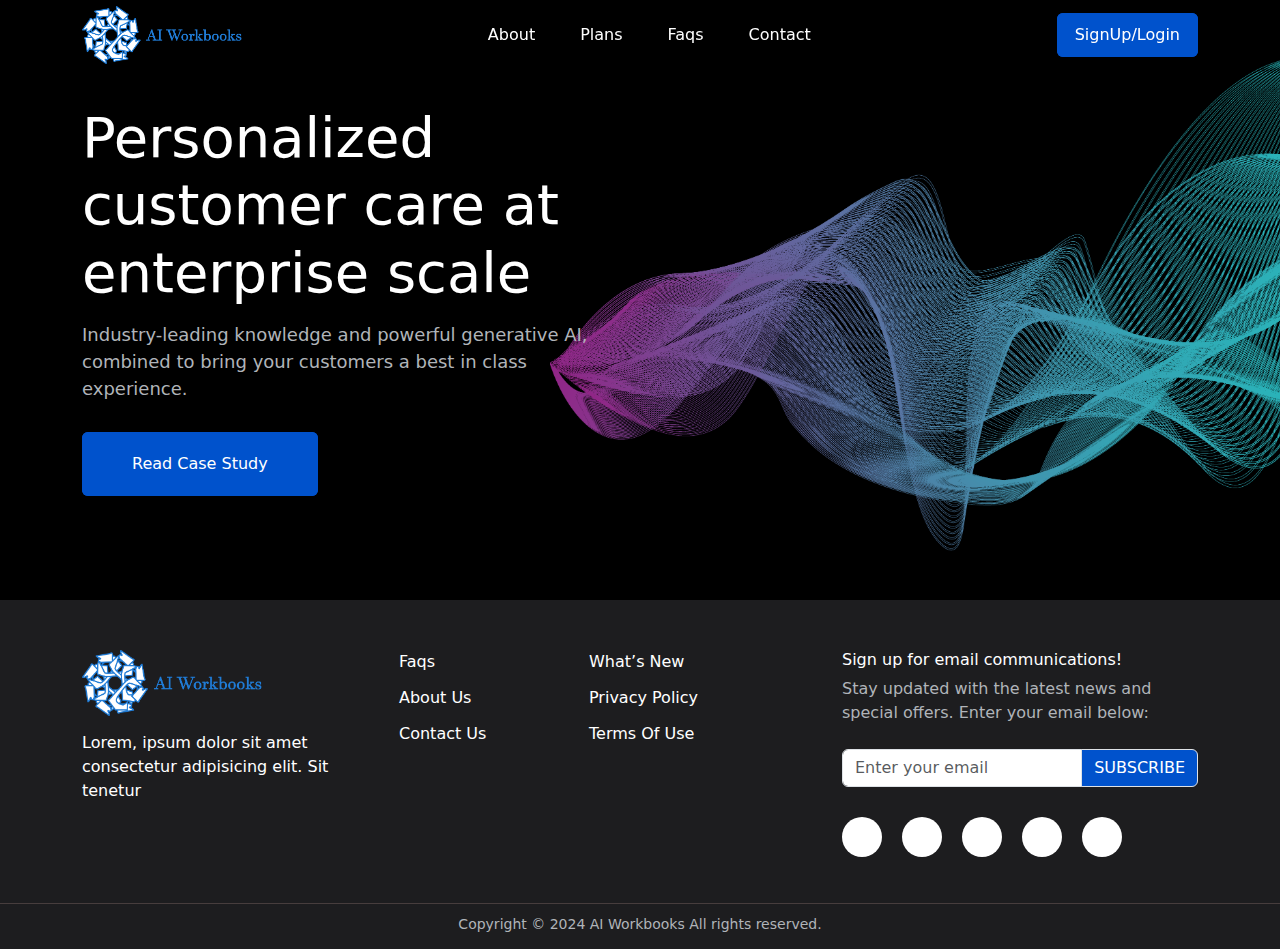
<file: index.html>
<!DOCTYPE html>
<html lang="en">

<head>
  <meta charset="UTF-8">
  <meta name="viewport" content="width=device-width, initial-scale=1.0">
  <title>index</title>
  <link rel="stylesheet" href="./bootstrap-5.3.3-dist/css/bootstrap.css">
  <link rel="stylesheet" href="./css/style.css">
  <link rel="stylesheet" href="https://cdnjs.cloudflare.com/ajax/libs/font-awesome/6.6.0/css/all.min.css"
    integrity="sha512-Kc323vGBEqzTmouAECnVceyQqyqdsSiqLQISBL29aUW4U/M7pSPA/gEUZQqv1cwx4OnYxTxve5UMg5GT6L4JJg=="
    crossorigin="anonymous" referrerpolicy="no-referrer" />
</head>

<body>
  <header class="header"> <!--  sticky -->
    <div class="container header__wrapper">
      <a href="/">
        <img class="header__brand-logo" src="./images/logo/AIWorkbooksLogoBlue.png" alt="brand logo">
      </a>

      <nav class="header__nav">
        <ul class="header__nav--wrapper ps-0 mb-0">
          <li class="header__nav--link ms-0"><a href="">about</a></li>
          <li class="header__nav--link"><a href="">plans</a></li>
          <li class="header__nav--link"><a href="">faqs</a></li>
          <li class="header__nav--link"><a href="">contact</a></li>
        </ul>
      </nav>
      <a href="/login.html" class="btn_primary">SignUp/Login</a>
    </div>
  </header>

  <main>
    <div class="banner">
      <div class="container">
        <div class="row">
          <div class="col-md-6">
            <h1 class="banner--heading">Personalized customer care at enterprise scale</h1>
            <p class="banner--desc">Industry-leading knowledge and powerful generative AI, combined to bring your
              customers a best in class
              experience.
            </p>
            <button class="btn_primary btn_lg">Read Case Study</button>
          </div>
        </div>
      </div>
    </div>
  </main>

  <footer class="footer">
    <div class="container">
      <div class="row footer--wrapper">
        <div class="col-md-3">
          <a href="/">
            <img class="footer_brand--logo" src="./images/logo/AIWorkbooksLogoBlue.png" alt="brand logo">
          </a>
          <p class="footer_brand--desc">Lorem, ipsum dolor sit amet consectetur adipisicing elit. Sit tenetur
          </p>
        </div>
        <div class="col-md-2">
          <ul>
            <li class="footer__item--links"><a href="">faqs</a></li>
            <li class="footer__item--links"><a href="">about us</a></li>
            <li class="footer__item--links"><a href="">contact us</a></li>
          </ul>
        </div>

        <div class="col-md-3">
          <ul>
            <li class="footer__item--links"><a href="">What’s New</a></li>
            <li class="footer__item--links"><a href="">Privacy Policy</a></li>
            <li class="footer__item--links"><a href="">Terms of Use</a></li>
          </ul>
        </div>

        <div class="col-md-4">
          <h6 class="footer--title mb-2">Sign up for email communications!</h6>
          <p class="footer--desc mb-4">Stay updated with the latest news and special offers. Enter your email below:</p>
          <div class="input-group">
            <input type="text" class="form-control py-1.5" placeholder="Enter your email"
              aria-describedby="basic-addon2">
            <button class="input-group-text bg_primary text-white">SUBSCRIBE</button>

          </div>
          <ul class="footer__social ps-0">
            <li class="footer__social--item ms-0"><a class="text-black" href=""><i
                  class="fa-brands fa-x-twitter"></i></a></li>
            <li class="footer__social--item"><a class="text-black" href=""><i
                  class="fa-brands fa-instagram"></i></a></li>
            <li class="footer__social--item"><a href=""><i class="fa-brands fa-facebook"></i></a></li>
            <li class="footer__social--item"><a href=""><i class="fa-brands fa-linkedin"></i></a></li>
            <li class="footer__social--item"><a href=""><i class="text-danger fa-brands fa-youtube"></i></a></li>
          </ul>
        </div>
      </div>
    </div>
    <div class="footer__bottom">
      <p class="mb-1">Copyright © 2024 AI Workbooks All rights reserved.</p>
    </div>
  </footer>

  <script src="./bootstrap-5.3.3-dist/js/bootstrap.bundle.js"></script>
  <script src="./js/index.js"></script>
</body>

</html>
</file>
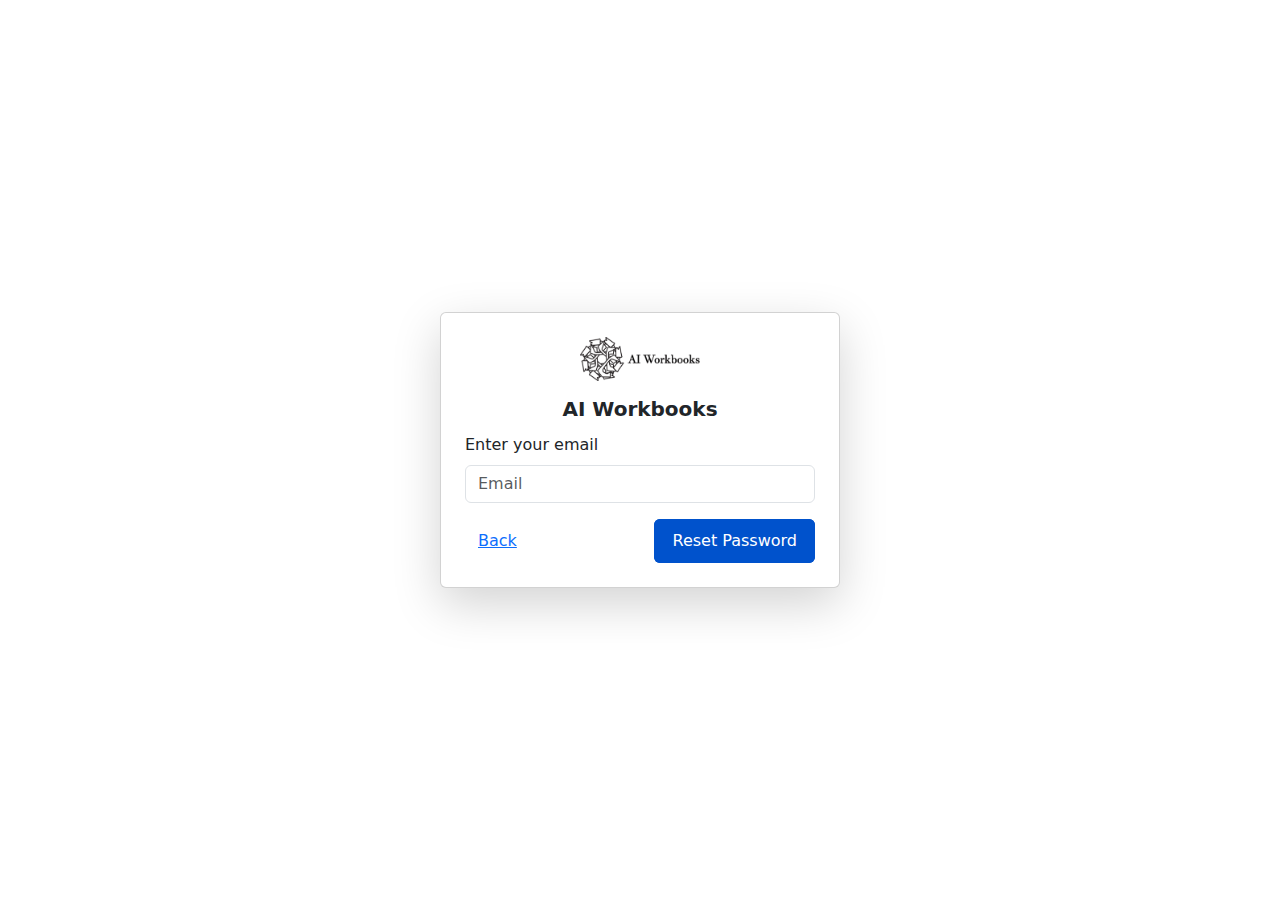
<file: forgot-password.html>
<!DOCTYPE html>
<html lang="en">
<head>
  <meta charset="UTF-8">
  <meta name="viewport" content="width=device-width, initial-scale=1.0">
  <title>index</title>
  <link rel="stylesheet" href="./bootstrap-5.3.3-dist/css/bootstrap.css">
  <link rel="stylesheet" href="./css/style.css">
  <link rel="stylesheet" href="https://cdnjs.cloudflare.com/ajax/libs/font-awesome/6.6.0/css/all.min.css"
    integrity="sha512-Kc323vGBEqzTmouAECnVceyQqyqdsSiqLQISBL29aUW4U/M7pSPA/gEUZQqv1cwx4OnYxTxve5UMg5GT6L4JJg=="
    crossorigin="anonymous" referrerpolicy="no-referrer" />
</head>
<body>
  <div class="container d-flex justify-content-center align-items-center vh-100">
    <div class="card shadow-lg p-4" style="width: 400px;">
      <div class="text-center mb-1">
        <a href="./index.html">
          <img src="./images/logo/AIWorkbooksLogo.png" alt="AI Workbooks Logo" class="mb-3" style="width: 120px;" />
        </a>
        <h5 class="fw-bold">AI Workbooks</h5>
        <!-- <p class="text-muted">Reset your password below to regain access to your account.</p> -->
      </div>
      <form>
        <div class="mb-3">
          <label for="industry" class="form-label">Enter your email</label>
          <input type="email" class="form-control mb-3" id="email" placeholder="Email" required />
        </div>
        <div class="d-flex justify-content-between align-items-center">
          <a class="btn btn-link" href="/login.html">Back</a>
          <button type="submit" class="btn btn_primary">Reset Password</button>
        </div>
      </form>
    </div>
  </div>
  <script src="./bootstrap-5.3.3-dist/js/bootstrap.bundle.js"></script>
  <script src="./js/index.js"></script>
</body>
</html>
</file>
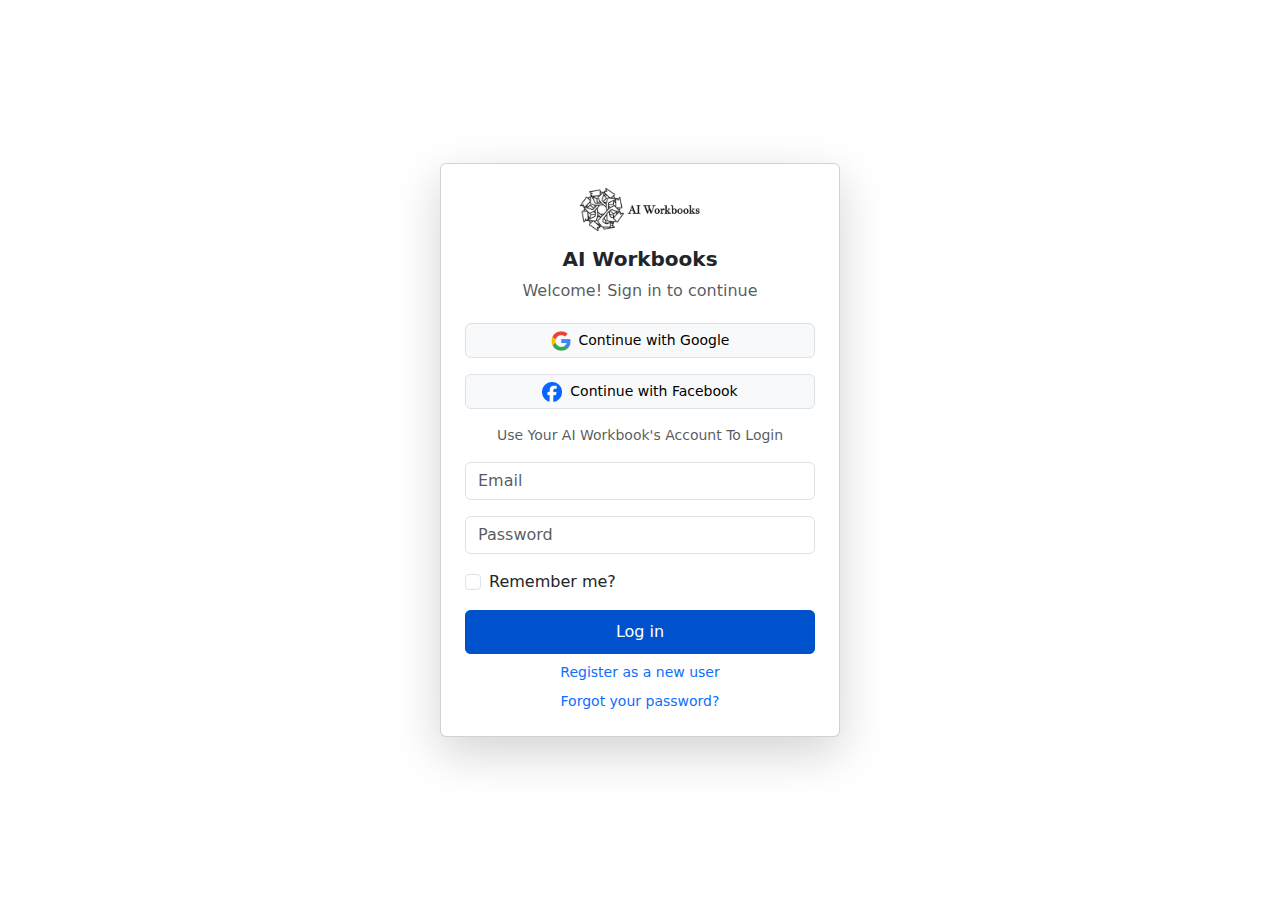
<file: login.html>
<!DOCTYPE html>
<html lang="en">
<head>
  <meta charset="UTF-8">
  <meta name="viewport" content="width=device-width, initial-scale=1.0">
  <title>index</title>
  <link rel="stylesheet" href="./bootstrap-5.3.3-dist/css/bootstrap.css">
  <link rel="stylesheet" href="./css/style.css">
  <link rel="stylesheet" href="https://cdnjs.cloudflare.com/ajax/libs/font-awesome/6.6.0/css/all.min.css"
    integrity="sha512-Kc323vGBEqzTmouAECnVceyQqyqdsSiqLQISBL29aUW4U/M7pSPA/gEUZQqv1cwx4OnYxTxve5UMg5GT6L4JJg=="
    crossorigin="anonymous" referrerpolicy="no-referrer" />
</head>
<body>
  <div class="container d-flex justify-content-center align-items-center vh-100">
    <div class="card shadow-lg p-4" style="width: 400px;">
      <div class="text-center mb-1">
        <a href="./index.html">
          <img src="./images/logo/AIWorkbooksLogo.png" alt="AI Workbooks Logo" class="mb-3" style="width: 120px;" />
        </a>
        <h5 class="fw-bold">AI Workbooks</h5>
        <p class="text-muted">Welcome! Sign in to continue</p>
      </div>
      <div class="d-grid gap-2 mb-3">
        <button class="btn btn-light d-flex align-items-center justify-content-center fs-7 border mb-2">
          <img src="./images/icons/google.png" class="me-2" alt="" style="width: 20px;"> Continue with Google
        </button>
        <button class="btn btn-light d-flex align-items-center justify-content-center fs-7 border">
          <img src="./images/icons/facebook.png" class="me-2" alt="" style="width: 20px;"> Continue with Facebook
        </button>
      </div>
      <small class="text-center text-capitalize text-muted mb-3">use your AI Workbook's account to login</small>
      <form>
        <input type="email" class="form-control mb-3" id="email" placeholder="Email" required />
        <input type="password" class="form-control mb-3" id="password" placeholder="Password" required />
        <div class="form-check mb-3">
          <input type="checkbox" class="form-check-input" id="remember" />
          <label class="form-check-label" for="remember">Remember me?</label>
        </div>
        <div class="d-grid gap-2 text-center">
          <button type="submit" class="btn btn_primary">Log in</button>
          <small><a href="/register.html" class="text-decoration-none">Register as a new user</a></small>
          <small><a href="/forgot-password.html" class="text-decoration-none">Forgot your password?</a></small>
        </div>
      </form>
    </div>
  </div>
  <script src="./bootstrap-5.3.3-dist/js/bootstrap.bundle.js"></script>
  <script src="./js/index.js"></script>
</body>
</html>
</file>
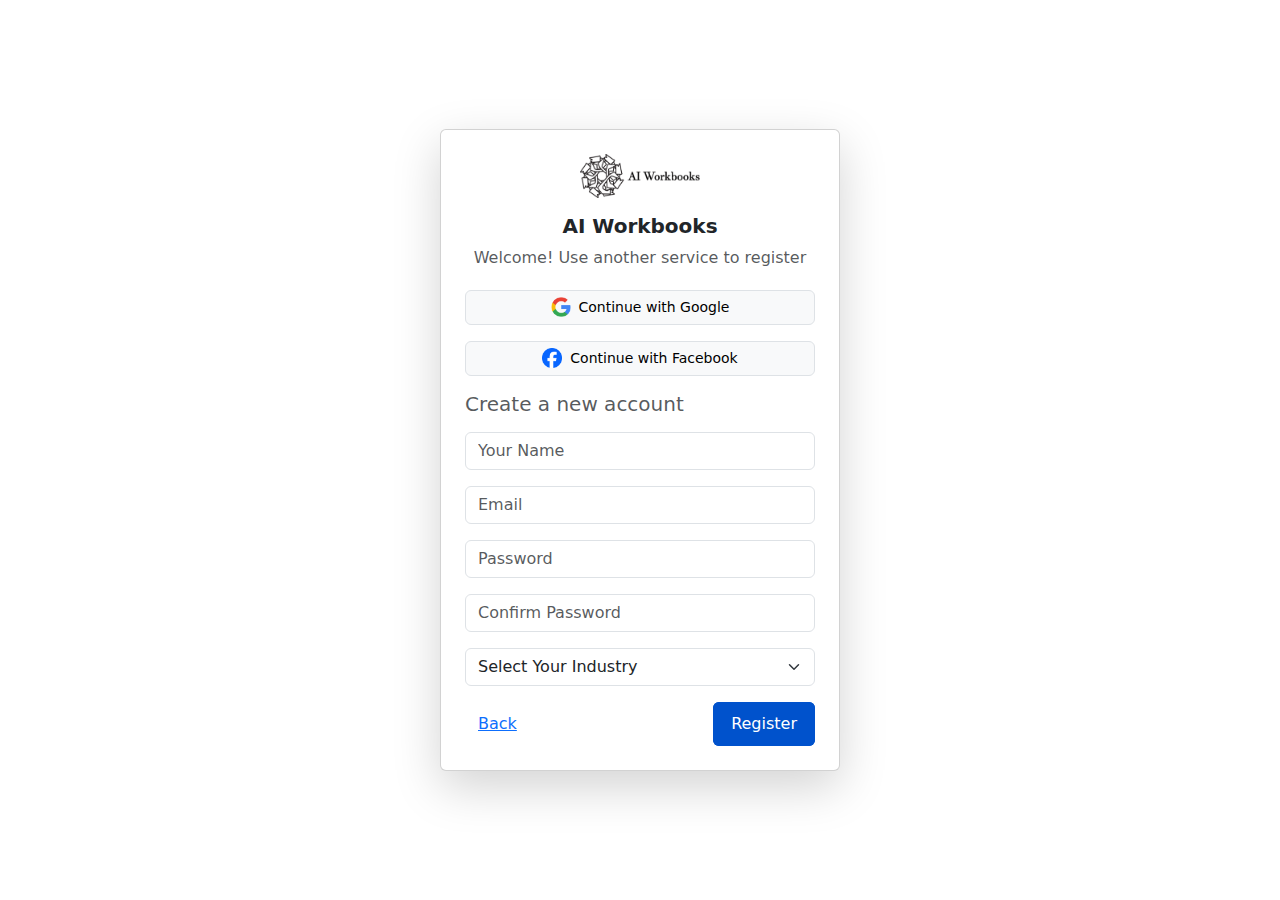
<file: register.html>
<!DOCTYPE html>
<html lang="en">
<head>
  <meta charset="UTF-8">
  <meta name="viewport" content="width=device-width, initial-scale=1.0">
  <title>index</title>
  <link rel="stylesheet" href="./bootstrap-5.3.3-dist/css/bootstrap.css">
  <link rel="stylesheet" href="./css/style.css">
  <link rel="stylesheet" href="https://cdnjs.cloudflare.com/ajax/libs/font-awesome/6.6.0/css/all.min.css"
    integrity="sha512-Kc323vGBEqzTmouAECnVceyQqyqdsSiqLQISBL29aUW4U/M7pSPA/gEUZQqv1cwx4OnYxTxve5UMg5GT6L4JJg=="
    crossorigin="anonymous" referrerpolicy="no-referrer" />
</head>
<body>
  <div class="container d-flex justify-content-center align-items-center vh-100">
    <div class="card shadow-lg p-4" style="width: 400px;">
      <div class="text-center mb-1">
        <a href="./index.html">
          <img src="./images/logo/AIWorkbooksLogo.png" alt="AI Workbooks Logo" class="mb-3" style="width: 120px;" />
        </a>
        <h5 class="fw-bold">AI Workbooks</h5>
        <p class="text-muted">Welcome! Use another service to register</p>
      </div>
      <div class="d-grid gap-2 mb-3">
        <button class="btn btn-light d-flex align-items-center justify-content-center fs-7 border mb-2">
          <img src="./images/icons/google.png" class="me-2" alt="" style="width: 20px;"> Continue with Google
        </button>
        <button class="btn btn-light d-flex align-items-center justify-content-center fs-7 border">
          <img src="./images/icons/facebook.png" class="me-2" alt="" style="width: 20px;"> Continue with Facebook
        </button>
      </div>
      <h1 class="fs-5 text-muted mb-3">Create a new account</h1>
      <form>
        <input type="text" class="form-control mb-3" id="email" placeholder="Your Name" required />
        <input type="email" class="form-control mb-3" id="email" placeholder="Email" required />
        <input type="password" class="form-control mb-3" id="password" placeholder="Password" required />
        <input type="password" class="form-control mb-3" id="password" placeholder="Confirm Password" required />
        <select class="form-select mb-3" aria-label="Select Your Industry" required>
          <option selected>Select Your Industry</option>
          <option value="1">One</option>
          <option value="2">Two</option>
          <option value="3">Three</option>
        </select>
        <div class="d-flex justify-content-between align-items-center">
          <a class="btn btn-link" href="/index.html">Back</a>
          <button type="submit" class="btn btn_primary">Register</button>
        </div>
      </form>
    </div>
  </div>
  <script src="./bootstrap-5.3.3-dist/js/bootstrap.bundle.js"></script>
  <script src="./js/index.js"></script>
</body>
</html>
</file>
<file: css/style.css>
.btn_primary {
  font-size: 16px;
  display: inline-block;
  padding: 10px 18px;
  border-radius: 6px;
  border: 0;
  color: #fff;
  text-decoration: none;
  -webkit-transition: all 0.3s;
  transition: all 0.3s;
  position: relative;
  overflow: hidden;
  z-index: 1;
  background-color: #0052CC;
}
.btn_primary:after {
  content: "";
  position: absolute;
  bottom: 0;
  left: 0;
  width: 100%;
  height: 100%;
  background-color: #0052CC;
  z-index: -2;
}
.btn_primary:before {
  content: "";
  position: absolute;
  bottom: 0;
  left: 0;
  width: 0%;
  height: 100%;
  background-color: #0041a1;
  -webkit-transition: all 0.3s;
  transition: all 0.3s;
  z-index: -1;
}
.btn_primary:hover {
  color: #ffffff;
}
.btn_primary:hover:before {
  width: 100%;
}

.btn_lg {
  padding: 20px 50px;
}

.header {
  position: fixed;
  top: 0;
  width: 100%;
  height: 70px;
  display: -webkit-box;
  display: -ms-flexbox;
  display: flex;
  -webkit-box-align: center;
      -ms-flex-align: center;
          align-items: center;
  -webkit-transition: 0.3s ease-in-out;
  transition: 0.3s ease-in-out;
  z-index: 2;
}
.header__wrapper {
  display: -webkit-box;
  display: -ms-flexbox;
  display: flex;
  -webkit-box-pack: justify;
      -ms-flex-pack: justify;
          justify-content: space-between;
  -webkit-box-align: center;
      -ms-flex-align: center;
          align-items: center;
}
.header__brand-logo {
  width: 160px;
}
.header__nav--link {
  list-style: none;
  margin-left: 45px;
}
.header__nav--link a {
  text-decoration: none;
  color: #ffffff;
  -webkit-transition: 0.3s ease-in-out;
  transition: 0.3s ease-in-out;
  text-transform: capitalize;
}
.header__nav--link a:hover {
  color: #b0b4b9;
}
.header__nav--wrapper {
  display: -webkit-box;
  display: -ms-flexbox;
  display: flex;
  -webkit-box-align: center;
      -ms-flex-align: center;
          align-items: center;
}

.sticky {
  background-color: #1D1D1F;
}

.footer {
  background-color: #1D1D1F;
}
.footer--wrapper {
  padding: 50px 0 30px;
}
.footer_brand--logo {
  width: 180px;
  height: auto;
  margin-bottom: 15px;
  display: block;
}
.footer_brand--desc {
  color: #ffffff;
}
.footer__item--links {
  list-style: none;
  margin-bottom: 12px;
  text-transform: capitalize;
}
.footer__item--links a {
  color: #ffffff;
  text-decoration: none;
  position: relative;
  -webkit-transition: color 0.3s ease-in-out;
  transition: color 0.3s ease-in-out;
}
.footer__item--links a::after {
  content: "";
  position: absolute;
  left: 0;
  bottom: -4px;
  width: 0;
  height: 2px;
  background-color: #0052CC;
  -webkit-transition: width 0.3s ease-in-out;
  transition: width 0.3s ease-in-out;
}
.footer__item--links a:hover {
  color: #b0b4b9;
}
.footer__item--links a:hover::after {
  width: 100%;
}
.footer--title {
  color: #ffffff;
}
.footer--desc {
  color: #b0b4b9;
}
.footer__social {
  display: -webkit-box;
  display: -ms-flexbox;
  display: flex;
  margin-top: 30px;
}
.footer__social--item {
  display: -webkit-box;
  display: -ms-flexbox;
  display: flex;
  -webkit-box-align: center;
      -ms-flex-align: center;
          align-items: center;
  -webkit-box-pack: center;
      -ms-flex-pack: center;
          justify-content: center;
  list-style: none;
  width: 40px;
  height: 40px;
  background-color: #ffffff;
  border-radius: 50%;
  margin-left: 20px;
}
.footer__social--item a {
  font-size: 20px;
}
.footer__bottom {
  padding: 10px 0;
  border-top: 1px solid #473d3d;
  text-align: center;
  color: #b0b4b9;
  font-size: 14px;
}

.banner {
  background-image: url("../images/bg/banner-bg.png");
  background-position: 550px 42%;
  background-repeat: no-repeat;
  background-size: cover;
  background-attachment: scroll;
  background-color: black;
  height: 600px;
  display: -webkit-box;
  display: -ms-flexbox;
  display: flex;
  -webkit-box-align: center;
      -ms-flex-align: center;
          align-items: center;
  -webkit-box-orient: vertical;
  -webkit-box-direction: normal;
      -ms-flex-direction: column;
          flex-direction: column;
  -webkit-box-pack: center;
      -ms-flex-pack: center;
          justify-content: center;
}
.banner--heading {
  color: #ffffff;
  font-size: 56px;
  margin-bottom: 15px;
}
.banner--desc {
  color: #b0b4b9;
  font-size: 18px;
  margin-bottom: 30px;
}

.fs-7 {
  font-size: 14px;
}

.bg_primary {
  background-color: #0052CC !important;
}

.bg-abbey {
  background-color: #1D1D1F;
}
</file>
